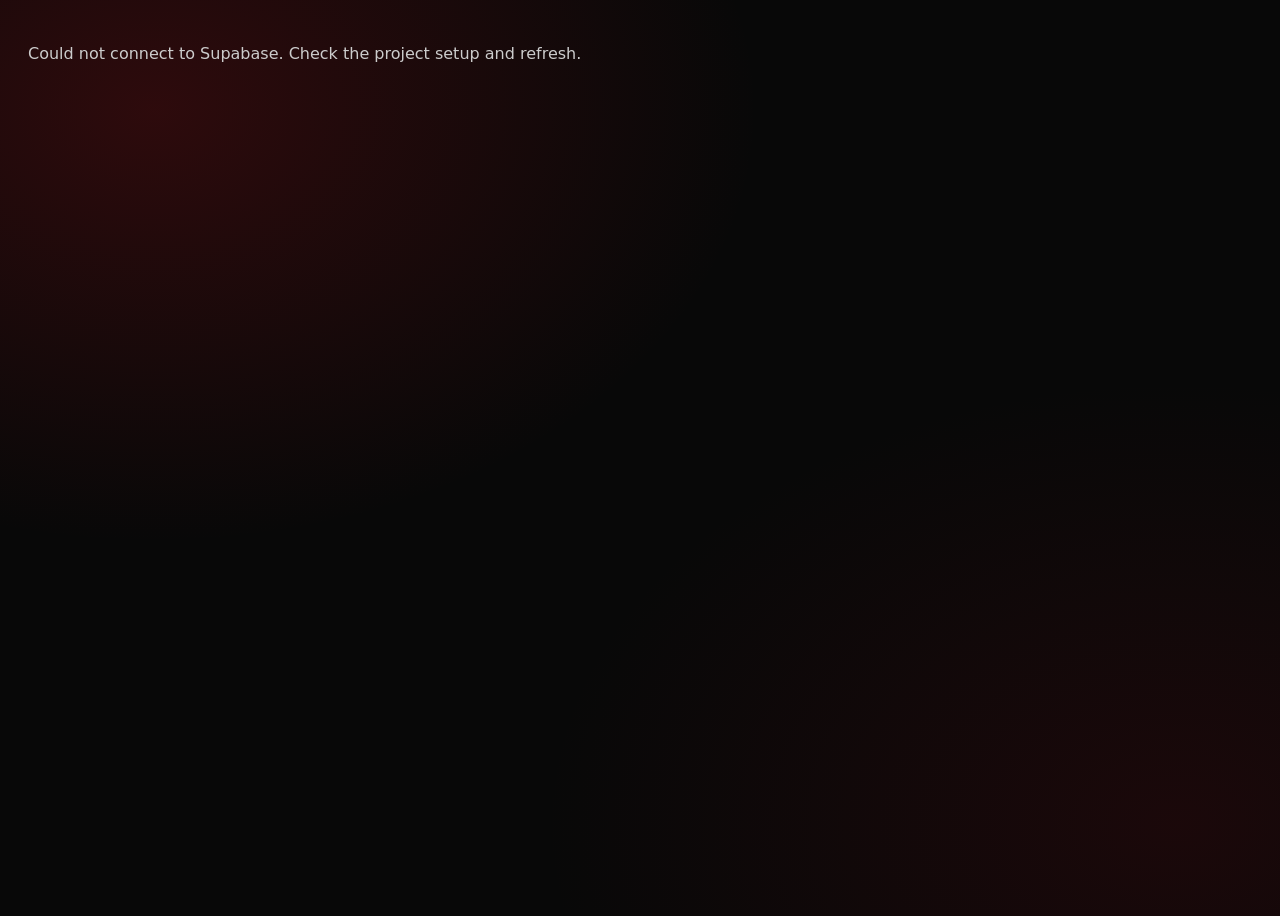
<file: dashboard/index.html>
<!doctype html>
<html lang="en">
<head>
  <meta charset="utf-8">
  <meta name="viewport" content="width=device-width, initial-scale=1">
  <meta name="theme-color" content="#080808">
  <title>Dashboard · Spider Websites</title>
  <link rel="icon" href="/logo.svg" type="image/svg+xml">
  <link rel="stylesheet" href="/auth.css">
  <style>
    .dash-grid{display:grid;grid-template-columns:repeat(2,minmax(0,1fr));gap:16px;margin-top:24px}
    .dash-panel{min-width:0}.dash-panel h2{display:flex;align-items:center;justify-content:space-between;gap:12px}
    .dash-list{display:grid;gap:9px;margin:17px 0 0;padding:0;list-style:none}
    .dash-list li{display:flex;justify-content:space-between;align-items:center;gap:12px;padding:11px 12px;border:1px solid rgba(255,255,255,.09);border-radius:10px;color:#ddd;font-size:13px;overflow-wrap:anywhere}
    .muted{color:#999!important}.badge{display:inline-flex;padding:4px 8px;border:1px solid rgba(255,90,90,.32);border-radius:99px;color:#ff9b9b;font-size:11px;white-space:nowrap}
    .button-row{display:flex;flex-wrap:wrap;gap:9px;margin-top:14px}.button-row button{padding:9px 12px;border:1px solid rgba(255,255,255,.17);border-radius:9px;color:white;background:#181818;cursor:pointer}
    .button-row button.primary{border-color:transparent;background:#d52b35}
    [data-discord-message],[data-owner-message]{min-height:20px;margin-top:12px;color:#ffaaaa;font-size:13px}.status-good{color:#a7f3d0!important}
    .key-code{font-family:ui-monospace,monospace;color:#ffc0c0}.owner-entry{margin-top:22px}
    .account-identity{display:flex;align-items:center;gap:9px;min-width:0}.account-avatar{width:34px;height:34px;border-radius:50%;object-fit:cover;border:1px solid rgba(255,255,255,.16)}
    @media(max-width:680px){.dash-grid{grid-template-columns:1fr}.dash-nav{flex-wrap:wrap}.dash-nav>div{flex-wrap:wrap;justify-content:flex-end}}
  </style>
  <script src="/config.js"></script>
  <script type="module" src="/dashboard.js"></script>
</head>
<body>
  <main class="dashboard-shell" data-dashboard hidden>
    <header class="dash-nav">
      <a class="brand" href="/" aria-label="Spider Websites home"><img src="/logo.svg" alt=""><span>Spider Websites</span></a>
      <div style="display:flex;align-items:center;gap:14px"><span class="account-identity"><img class="account-avatar" data-user-avatar alt="" hidden><span class="dash-user" data-user-email></span></span><a class="logout-button" href="/owner/" data-owner-link hidden>Owner panel</a><button class="logout-button" type="button" data-logout>Log out</button></div>
    </header>
    <section class="dash-content">
      <div class="eyebrow">Account dashboard</div>
      <h1>Welcome to <span style="color:#ff5252">Spider Websites.</span></h1>
      <p>Your scripts, licenses, and plan — all in one place.</p>
      <article class="dash-panel owner-entry">
        <h2>Discord connection <span class="badge" data-discord-status>Not connected</span></h2>
        <p data-discord-name class="muted">Link your Discord account to connect it to your Spider Websites profile.</p>
        <div class="button-row"><button class="primary" type="button" data-discord-connect>Continue with Discord</button><button type="button" data-discord-disconnect hidden>Disconnect Discord</button></div>
        <p data-discord-message role="status" aria-live="polite"></p>
      </article>
      <div class="dash-grid">
        <article class="dash-panel"><h2>Subscription <span class="badge" data-plan-badge>Free</span></h2><p data-plan-status class="muted">Loading your plan…</p></article>
        <article class="dash-panel"><h2>Your scripts</h2><p class="muted">Scripts associated with your account.</p><ul class="dash-list" data-scripts><li class="muted">Loading scripts…</li></ul></article>
        <article class="dash-panel"><h2>License keys</h2><p class="muted">Only key labels and status are shown here. Full key values are not stored in readable form.</p><ul class="dash-list" data-licenses><li class="muted">Loading license keys…</li></ul></article>
        <article class="dash-panel"><h2>Account security</h2><p class="muted">Authentication and account data are managed with your Supabase project. Keep your email secure and enable confirmation in Supabase Auth.</p></article>
      </div>
    </section>
  </main>
  <p data-dashboard-status role="status" aria-live="polite" style="padding:28px;color:#ccc">Checking your Spider Websites session…</p>
</body>
</html>
</file>
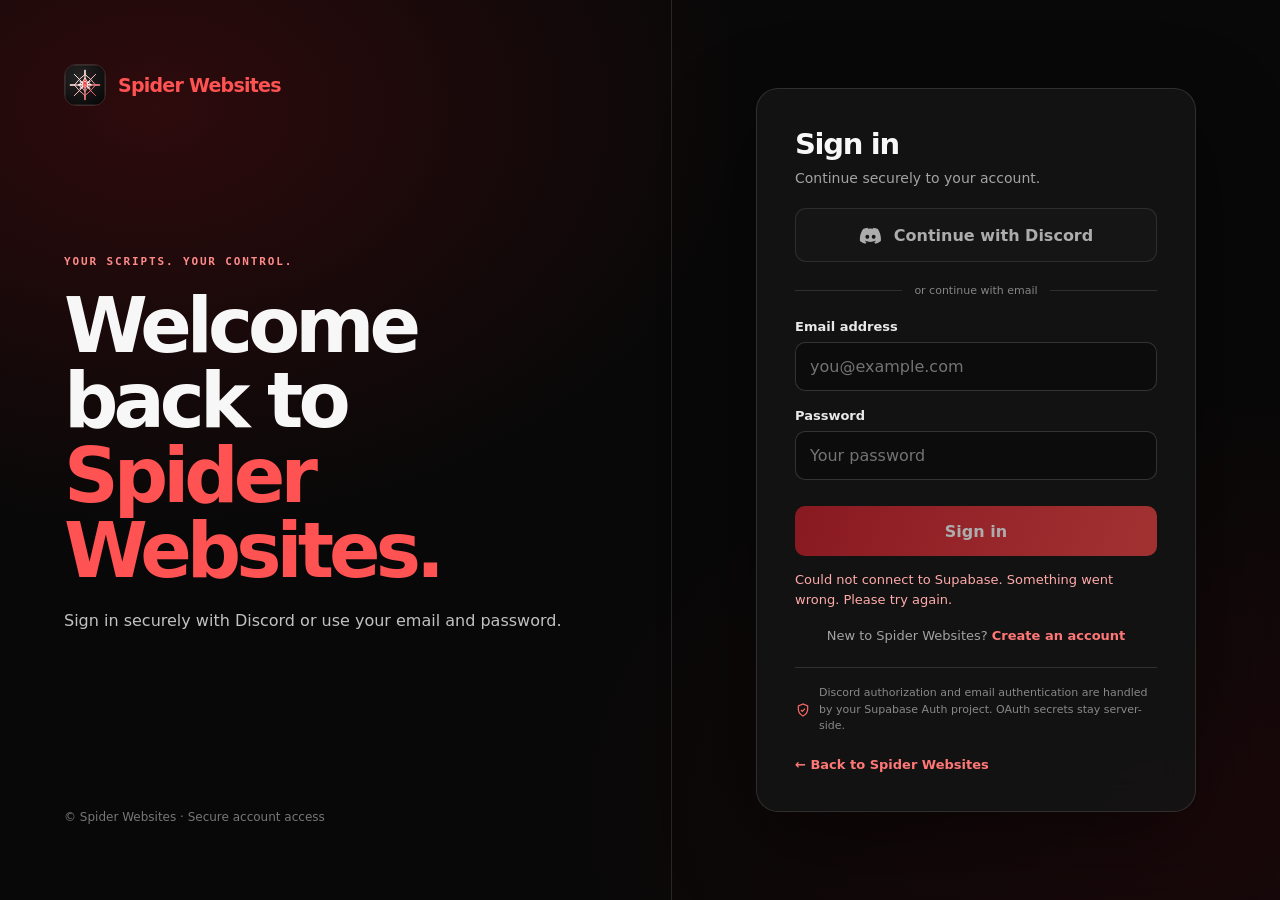
<file: login/index.html>
<!doctype html>
<html lang="en">
<head>
  <meta charset="utf-8">
  <meta name="viewport" content="width=device-width, initial-scale=1">
  <meta name="theme-color" content="#080808">
  <title>Sign in · Spider Websites</title>
  <link rel="icon" href="/logo.svg" type="image/svg+xml">
  <link rel="stylesheet" href="/auth.css">
  <script src="/config.js"></script>
  <script type="module" src="/auth.js"></script>
</head>
<body>
  <main class="auth-shell">
    <section class="auth-story" aria-label="Spider Websites">
      <a class="brand" href="/" aria-label="Spider Websites home"><img src="/logo.svg" alt=""><span>Spider Websites</span></a>
      <div class="story-copy">
        <div class="eyebrow">Your scripts. Your control.</div>
        <h1>Welcome back to <span>Spider Websites.</span></h1>
        <p>Sign in securely with Discord or use your email and password.</p>
      </div>
      <p class="story-foot">© Spider Websites · Secure account access</p>
    </section>
    <section class="auth-side" aria-label="Sign in form">
      <div class="auth-card">
        <h2>Sign in</h2>
        <p class="auth-subtitle">Continue securely to your account.</p>
        <button class="discord-auth" type="button" data-discord-login>
          <svg viewBox="0 0 24 24" aria-hidden="true"><path fill="currentColor" d="M19.7 5.2A18.8 18.8 0 0 0 15.1 3.8l-.6 1.2a17.2 17.2 0 0 0-5 0l-.6-1.2a18.8 18.8 0 0 0-4.6 1.4C1.4 9.5.6 13.7 1 17.8a18.6 18.6 0 0 0 5.7 2.9l1.2-1.9-1.8-.9.4-.3c3.5 1.6 7.3 1.6 10.8 0l.4.3-1.8.9 1.2 1.9a18.6 18.6 0 0 0 5.7-2.9c.5-4.8-.8-8.9-3.1-12.6ZM8.7 15.5c-1.1 0-2-1-2-2.2s.9-2.2 2-2.2 2 1 2 2.2-.9 2.2-2 2.2Zm6.6 0c-1.1 0-2-1-2-2.2s.9-2.2 2-2.2 2 1 2 2.2-.9 2.2-2 2.2Z"/></svg>
          <span>Continue with Discord</span>
        </button>
        <div class="auth-divider"><span>or continue with email</span></div>
        <form data-auth-form data-mode="login">
          <div class="field"><label for="email">Email address</label><input id="email" name="email" type="email" autocomplete="email" placeholder="you@example.com" required></div>
          <div class="field"><label for="password">Password</label><input id="password" name="password" type="password" autocomplete="current-password" placeholder="Your password" required></div>
          <button class="auth-submit" type="submit">Sign in</button>
          <p class="auth-message" data-auth-message role="status" aria-live="polite"></p>
        </form>
        <p class="auth-switch">New to Spider Websites? <a href="/register/">Create an account</a></p>
        <div class="secure-note"><svg viewBox="0 0 24 24" fill="none" stroke="currentColor" stroke-width="1.8" aria-hidden="true"><path d="M12 3 5 6v5c0 5 3 8 7 10 4-2 7-5 7-10V6l-7-3Z"/><path d="m9 12 2 2 4-4"/></svg>Discord authorization and email authentication are handled by your Supabase Auth project. OAuth secrets stay server-side.</div>
        <a class="back-home" href="/">← Back to Spider Websites</a>
      </div>
    </section>
  </main>
</body>
</html>
</file>
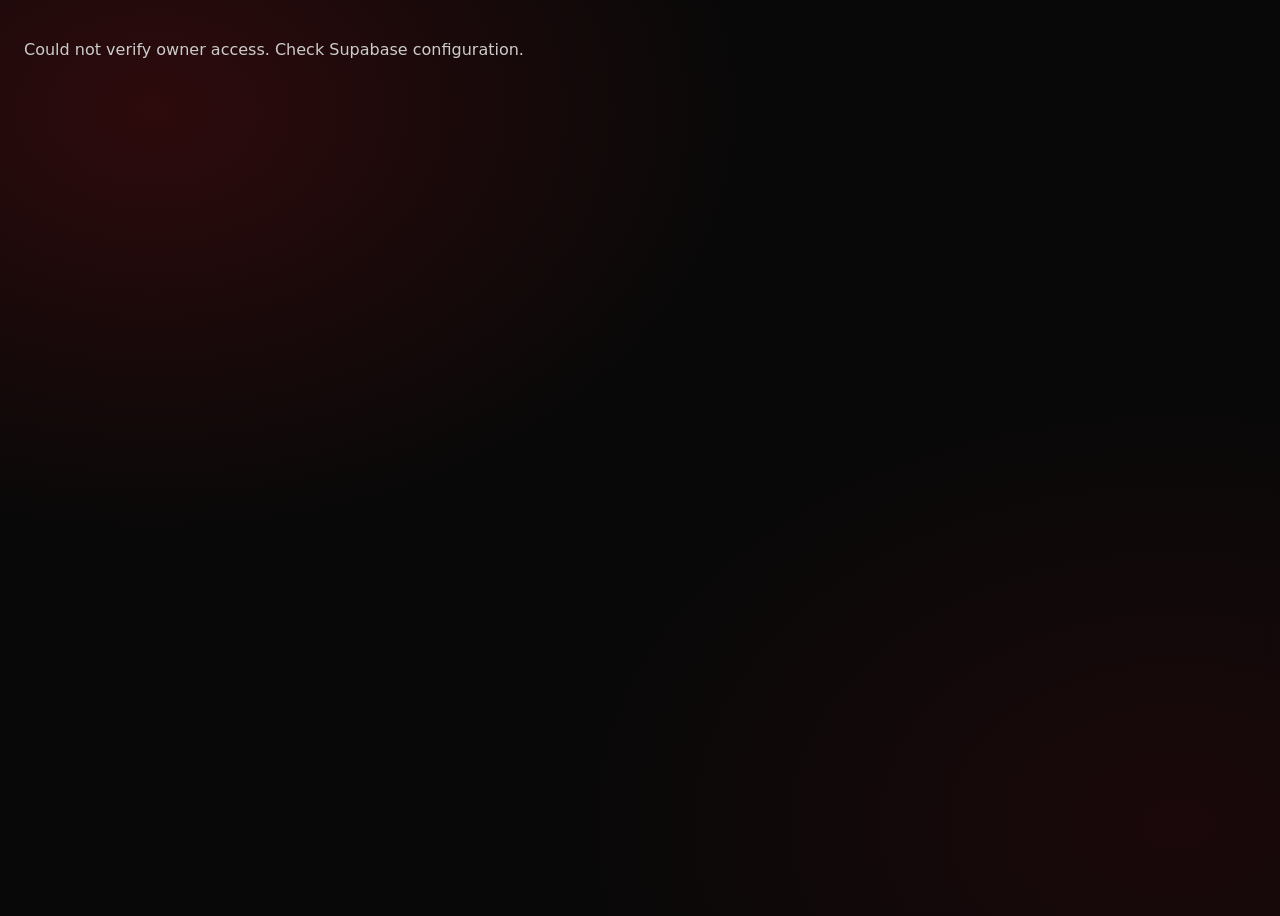
<file: owner/index.html>
<!doctype html>
<html lang="en">
<head>
  <meta charset="utf-8">
  <meta name="viewport" content="width=device-width, initial-scale=1">
  <meta name="theme-color" content="#080808">
  <title>Owner panel · Spider Websites</title>
  <link rel="icon" href="/logo.svg" type="image/svg+xml">
  <link rel="stylesheet" href="/auth.css">
  <style>
    .owner-wrap{width:min(100%,1100px);margin:65px auto;padding:0 6px}.owner-wrap h1{font-size:clamp(34px,6vw,58px);letter-spacing:-.06em}.owner-wrap>p{color:#aaa;line-height:1.6}
    .owner-controls{display:flex;flex-wrap:wrap;gap:10px;margin-top:18px}.owner-controls input,.owner-controls select{min-height:44px;padding:10px 12px;border:1px solid rgba(255,255,255,.17);border-radius:9px;background:#101010;color:#fff}.owner-controls input{flex:1;min-width:200px}
    .owner-controls button,.user-actions button,.owner-top button{padding:10px 13px;border:1px solid rgba(255,255,255,.16);border-radius:9px;background:#1a1a1a;color:white;cursor:pointer}.owner-controls button.primary{border-color:transparent;background:#d52b35}
    .owner-top{display:flex;justify-content:space-between;align-items:center;gap:12px}.owner-results{display:grid;gap:12px;margin-top:18px}.owner-user{padding:16px;border:1px solid rgba(255,255,255,.12);border-radius:12px;background:#111}.owner-user h3{margin:0 0 5px;font-size:16px}.owner-user p{margin:4px 0;color:#aaa;font-size:13px;overflow-wrap:anywhere}.user-actions{display:flex;flex-wrap:wrap;gap:8px;margin-top:12px}.user-actions button.danger{border-color:rgba(255,90,90,.45);color:#ffb1b1}.owner-message{min-height:22px;margin-top:14px;color:#ffaaaa;font-size:13px}.owner-message.good{color:#a7f3d0}.owner-status{padding:24px;color:#ccc}.keys-title{margin-top:28px!important}
  </style>
  <script src="/config.js"></script>
  <script type="module" src="/owner.js"></script>
</head>
<body>
  <main class="dashboard-shell" data-owner-panel hidden>
    <header class="dash-nav"><a class="brand" href="/dashboard/" aria-label="Spider Websites dashboard"><img src="/logo.svg" alt=""><span>Spider Websites</span></a><button class="logout-button" type="button" data-owner-logout>Log out</button></header>
    <section class="owner-wrap">
      <div class="eyebrow">Restricted · Owner controls</div><h1>Owner panel</h1><p>Manage account plans and license keys. Every action is checked by the server against the authorized owner account.</p>
      <article class="dash-panel">
        <h2>Find a user by Discord ID</h2>
        <form class="owner-controls" data-search-form><input name="discord_id" inputmode="numeric" autocomplete="off" placeholder="Discord ID (17–20 digits)" required><button class="primary" type="submit">Search</button><button type="button" data-list-users>Load latest users</button></form>
        <p class="owner-message" data-owner-message role="status" aria-live="polite"></p>
        <div class="owner-results" data-user-results></div>
      </article>
      <article class="dash-panel"><div class="owner-top"><h2 class="keys-title">Recent license keys</h2></div><div class="owner-results" data-key-results><p class="muted">Keys for a user appear after search.</p></div></article>
    </section>
  </main>
  <p class="owner-status" data-owner-status role="status" aria-live="polite">Verifying owner access…</p>
</body>
</html>
</file>
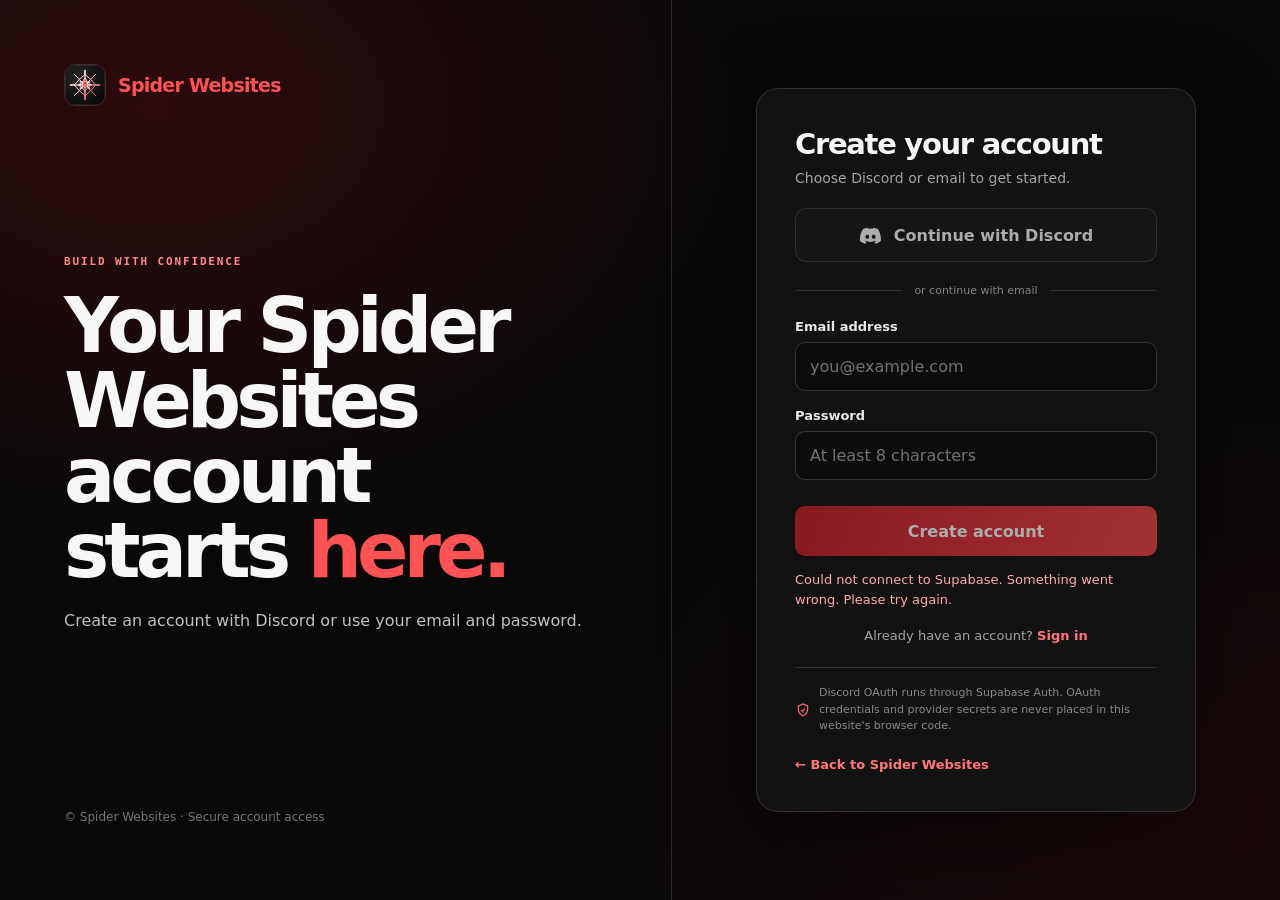
<file: register/index.html>
<!doctype html>
<html lang="en">
<head>
  <meta charset="utf-8">
  <meta name="viewport" content="width=device-width, initial-scale=1">
  <meta name="theme-color" content="#080808">
  <title>Create account · Spider Websites</title>
  <link rel="icon" href="/logo.svg" type="image/svg+xml">
  <link rel="stylesheet" href="/auth.css">
  <script src="/config.js"></script>
  <script type="module" src="/auth.js"></script>
</head>
<body>
  <main class="auth-shell">
    <section class="auth-story" aria-label="Spider Websites">
      <a class="brand" href="/" aria-label="Spider Websites home"><img src="/logo.svg" alt=""><span>Spider Websites</span></a>
      <div class="story-copy">
        <div class="eyebrow">Build with confidence</div>
        <h1>Your Spider Websites account starts <span>here.</span></h1>
        <p>Create an account with Discord or use your email and password.</p>
      </div>
      <p class="story-foot">© Spider Websites · Secure account access</p>
    </section>
    <section class="auth-side" aria-label="Create account form">
      <div class="auth-card">
        <h2>Create your account</h2>
        <p class="auth-subtitle">Choose Discord or email to get started.</p>
        <button class="discord-auth" type="button" data-discord-login>
          <svg viewBox="0 0 24 24" aria-hidden="true"><path fill="currentColor" d="M19.7 5.2A18.8 18.8 0 0 0 15.1 3.8l-.6 1.2a17.2 17.2 0 0 0-5 0l-.6-1.2a18.8 18.8 0 0 0-4.6 1.4C1.4 9.5.6 13.7 1 17.8a18.6 18.6 0 0 0 5.7 2.9l1.2-1.9-1.8-.9.4-.3c3.5 1.6 7.3 1.6 10.8 0l.4.3-1.8.9 1.2 1.9a18.6 18.6 0 0 0 5.7-2.9c.5-4.8-.8-8.9-3.1-12.6ZM8.7 15.5c-1.1 0-2-1-2-2.2s.9-2.2 2-2.2 2 1 2 2.2-.9 2.2-2 2.2Zm6.6 0c-1.1 0-2-1-2-2.2s.9-2.2 2-2.2 2 1 2 2.2-.9 2.2-2 2.2Z"/></svg>
          <span>Continue with Discord</span>
        </button>
        <div class="auth-divider"><span>or continue with email</span></div>
        <form data-auth-form data-mode="signup">
          <div class="field"><label for="email">Email address</label><input id="email" name="email" type="email" autocomplete="email" placeholder="you@example.com" required></div>
          <div class="field"><label for="password">Password</label><input id="password" name="password" type="password" autocomplete="new-password" minlength="8" placeholder="At least 8 characters" required></div>
          <button class="auth-submit" type="submit">Create account</button>
          <p class="auth-message" data-auth-message role="status" aria-live="polite"></p>
        </form>
        <p class="auth-switch">Already have an account? <a href="/login/">Sign in</a></p>
        <div class="secure-note"><svg viewBox="0 0 24 24" fill="none" stroke="currentColor" stroke-width="1.8" aria-hidden="true"><path d="M12 3 5 6v5c0 5 3 8 7 10 4-2 7-5 7-10V6l-7-3Z"/><path d="m9 12 2 2 4-4"/></svg>Discord OAuth runs through Supabase Auth. OAuth credentials and provider secrets are never placed in this website's browser code.</div>
        <a class="back-home" href="/">← Back to Spider Websites</a>
      </div>
    </section>
  </main>
</body>
</html>
</file>
<file: auth.css>
/* Spider Websites authentication pages */
:root {
  color-scheme: dark;
  --auth-bg: #080808;
  --auth-panel: rgba(20, 20, 20, .92);
  --auth-ink: #f7f7f7;
  --auth-muted: #a3a3a3;
  --auth-line: rgba(255,255,255,.12);
  --auth-red: #ef3434;
  --auth-red-bright: #ff5252;
  font-family: Inter, ui-sans-serif, system-ui, -apple-system, BlinkMacSystemFont, "Segoe UI", sans-serif;
}
* { box-sizing: border-box; }
body {
  min-height: 100vh;
  margin: 0;
  color: var(--auth-ink);
  background: radial-gradient(ellipse at 12% 12%, rgba(180, 20, 28, .22), transparent 38%),
              radial-gradient(ellipse at 92% 90%, rgba(120, 10, 20, .17), transparent 38%), var(--auth-bg);
}
a { color: inherit; text-decoration: none; }
button, input { font: inherit; }
.auth-shell { min-height: 100vh; display: grid; grid-template-columns: minmax(0, 1.05fr) minmax(350px, .95fr); }
.auth-story { display: flex; flex-direction: column; justify-content: space-between; padding: clamp(26px, 5vw, 72px); border-right: 1px solid var(--auth-line); }
.brand { display: inline-flex; align-items: center; gap: 12px; width: fit-content; font-weight: 750; letter-spacing: -.04em; font-size: 19px; }
.brand img { width: 42px; height: 42px; object-fit: cover; border-radius: 12px; border: 1px solid var(--auth-line); }
.brand span { color: var(--auth-red-bright); }
.story-copy { max-width: 620px; padding: 48px 0; }
.eyebrow { color: #ff8a8a; font: 600 11px/1.4 ui-monospace, SFMono-Regular, Menlo, monospace; letter-spacing: .17em; text-transform: uppercase; }
.story-copy h1 { margin: 18px 0; max-width: 12ch; font-size: clamp(42px, 6vw, 76px); line-height: .99; letter-spacing: -.065em; }
.story-copy h1 span { color: var(--auth-red-bright); }
.story-copy p { max-width: 52ch; color: #c1c1c1; line-height: 1.7; }
.story-foot { color: #777; font-size: 12px; }
.auth-side { display: grid; place-items: center; padding: 32px 24px; }
.auth-card { width: min(100%, 440px); padding: clamp(24px, 4vw, 38px); border: 1px solid var(--auth-line); border-radius: 22px; background: var(--auth-panel); box-shadow: 0 30px 90px rgba(0,0,0,.48); backdrop-filter: blur(16px); }
.auth-card h2 { margin: 0; font-size: 29px; letter-spacing: -.045em; }
.auth-subtitle { margin: 9px 0 22px; color: var(--auth-muted); font-size: 14px; }
.discord-auth { display: flex; align-items: center; justify-content: center; gap: 12px; width: 100%; min-height: 54px; padding: 12px 16px; border: 1px solid rgba(255,255,255,.16); border-radius: 11px; color: #fff; background: #171717; font-weight: 700; cursor: pointer; transition: background .2s, border-color .2s, transform .2s; }
.discord-auth:hover { background: #242424; border-color: rgba(255,255,255,.3); transform: translateY(-1px); }
.discord-auth:disabled { opacity: .65; cursor: wait; transform: none; }
.discord-auth svg { width: 23px; height: 23px; flex: none; color: #fff; }
.auth-divider { display: flex; align-items: center; gap: 12px; margin: 22px 0; color: #858585; font-size: 11px; white-space: nowrap; }
.auth-divider::before, .auth-divider::after { content: ""; height: 1px; flex: 1; background: var(--auth-line); }
.field { display: grid; gap: 8px; margin: 17px 0; }
.field label { color: #e8e8e8; font-size: 13px; font-weight: 600; }
.field input { width: 100%; min-height: 49px; padding: 12px 14px; border: 1px solid rgba(255,255,255,.16); border-radius: 10px; outline: none; color: #fff; background: #0c0c0c; transition: border-color .2s, box-shadow .2s; }
.field input::placeholder { color: #737373; }
.field input:focus { border-color: var(--auth-red-bright); box-shadow: 0 0 0 3px rgba(239,52,52,.17); }
.auth-submit { display: inline-flex; width: 100%; min-height: 50px; justify-content: center; align-items: center; margin-top: 9px; border: 0; border-radius: 10px; color: white; background: linear-gradient(110deg, #c91e2a, #f04444); font-weight: 700; cursor: pointer; transition: transform .18s, filter .18s; }
.auth-submit:hover { transform: translateY(-1px); filter: brightness(1.09); }
.auth-submit:disabled { opacity: .65; cursor: wait; transform: none; }
.auth-message { min-height: 22px; margin: 14px 0 0; color: #ffaaaa; font-size: 13px; line-height: 1.5; }
.auth-message.success { color: #b7f4cb; }
.auth-switch { margin: 19px 0 0; color: var(--auth-muted); text-align: center; font-size: 13px; }
.auth-switch a, .back-home { color: #ff7777; font-weight: 650; }
.back-home { display: inline-block; margin-top: 22px; font-size: 13px; }
.secure-note { display: flex; align-items: center; gap: 8px; margin-top: 24px; padding-top: 17px; border-top: 1px solid var(--auth-line); color: #888; font-size: 11px; line-height: 1.5; }
.secure-note svg { width: 16px; height: 16px; color: #ff6969; flex: none; }
.dashboard-shell { min-height: 100vh; padding: 26px; }
.dash-nav { width: min(100%, 1100px); margin: 0 auto; display: flex; align-items: center; justify-content: space-between; gap: 18px; }
.dash-user { color: var(--auth-muted); font-size: 13px; overflow-wrap: anywhere; }
.logout-button { padding: 10px 15px; border: 1px solid rgba(255,100,100,.42); border-radius: 9px; color: #fff; background: rgba(190,25,35,.18); cursor: pointer; }
.logout-button:hover { background: rgba(190,25,35,.32); }
.dash-content { width: min(100%, 1100px); margin: clamp(55px, 10vh, 105px) auto 0; }
.dash-content h1 { margin: 13px 0; font-size: clamp(36px, 6vw, 62px); letter-spacing: -.06em; }
.dash-content > p { color: #b5b5b5; line-height: 1.7; }
.dash-panel { margin-top: 34px; padding: 25px; border: 1px solid var(--auth-line); border-radius: 16px; background: var(--auth-panel); }
.dash-panel h2 { margin: 0 0 8px; font-size: 18px; }
.dash-panel p { margin: 0; color: var(--auth-muted); font-size: 14px; line-height: 1.65; }
[hidden] { display: none !important; }
@media (max-width: 760px) {
  .auth-shell { min-height: 100svh; grid-template-columns: 1fr; }
  .auth-story { min-height: auto; padding: 22px 22px 8px; border-right: 0; }
  .story-copy { padding: 34px 0 12px; }
  .story-copy h1 { font-size: clamp(38px, 11vw, 58px); }
  .story-copy p { font-size: 14px; }
  .story-foot { display: none; }
  .auth-side { padding: 16px 18px 32px; }
  .auth-card { border-radius: 17px; }
  .dashboard-shell { padding: 20px 16px; }
  .dash-nav { align-items: flex-start; }
  .dash-user { max-width: 42vw; text-align: right; }
}
@media (prefers-reduced-motion: reduce) { *, *::before, *::after { scroll-behavior: auto !important; transition-duration: .01ms !important; } }
</file>
